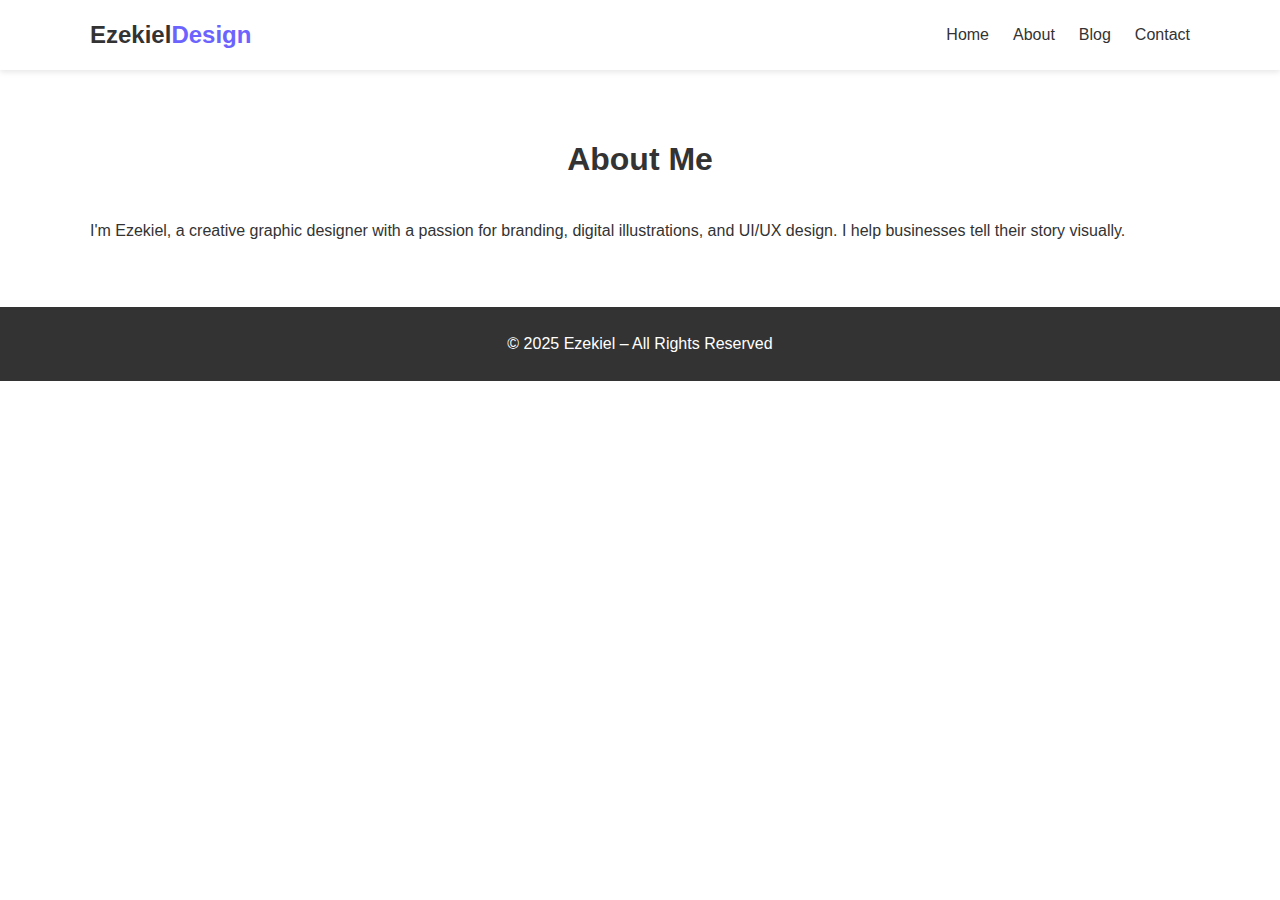
<file: blog/about.html>
<!DOCTYPE html>
<html lang="en">
<head>
  <meta charset="UTF-8" />
  <meta name="viewport" content="width=device-width, initial-scale=1.0" />
  <title>About | Ezekiel Design</title>
  <link rel="stylesheet" href="style.css" />
</head>
<body>
  <header class="navbar">
    <div class="container nav-content">
      <h1 class="logo">Ezekiel<span>Design</span></h1>
      <nav>
        <ul class="nav-links">
          <li><a href="index.html">Home</a></li>
          <li><a href="about.html" class="active">About</a></li>
          <li><a href="blog.html">Blog</a></li>
          <li><a href="contact.html">Contact</a></li>
        </ul>
      </nav>
    </div>
  </header>

  <section class="about container">
    <h2>About Me</h2>
    <p>
      I'm Ezekiel, a creative graphic designer with a passion for branding,
      digital illustrations, and UI/UX design. I help businesses tell their
      story visually.
    </p>
  </section>

  <footer class="footer">
    <p>© 2025 Ezekiel – All Rights Reserved</p>
  </footer>
</body>
</html>
</file>
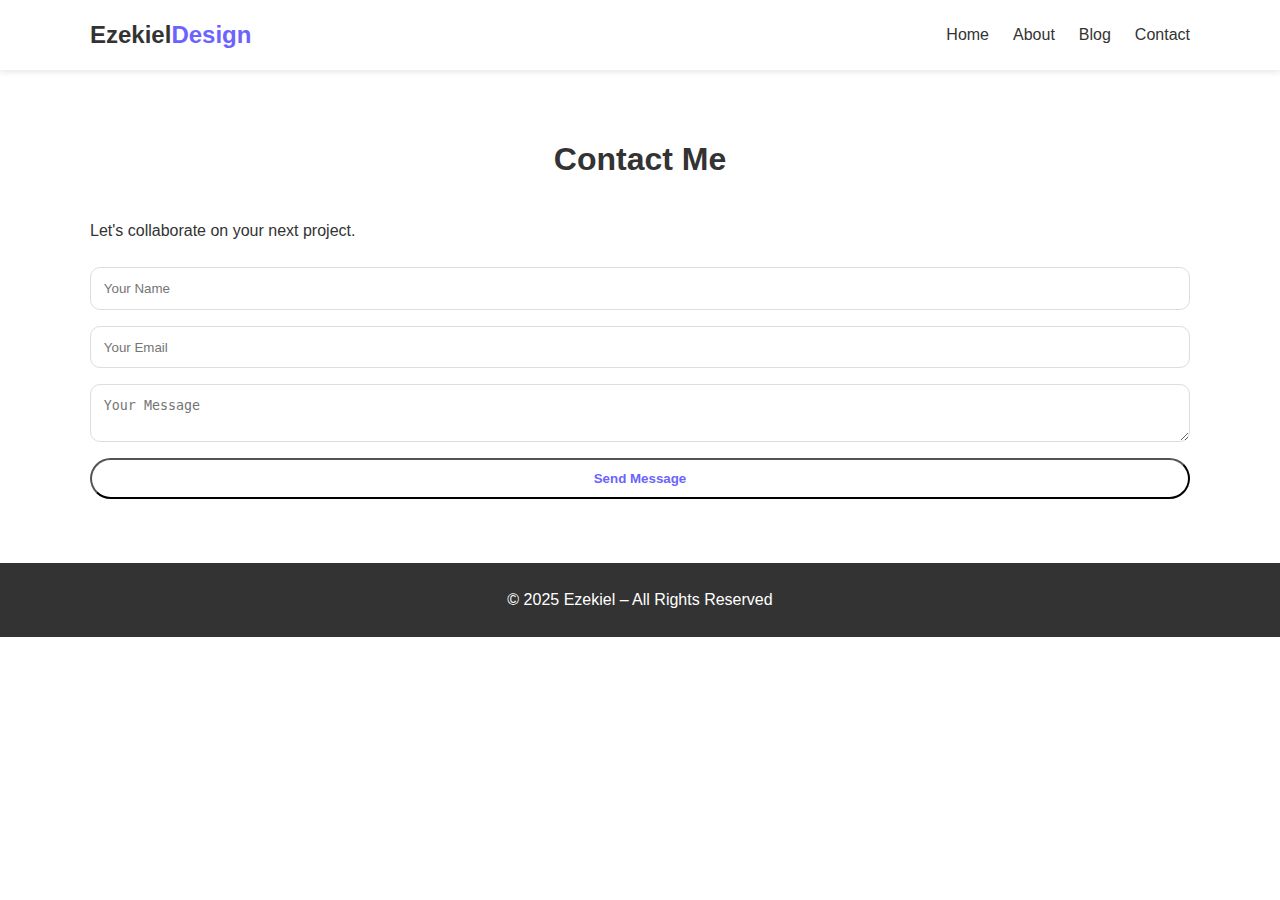
<file: blog/contact.html>
<!DOCTYPE html>
<html lang="en">
<head>
  <meta charset="UTF-8" />
  <meta name="viewport" content="width=device-width, initial-scale=1.0" />
  <title>Contact | Ezekiel Design</title>
  <link rel="stylesheet" href="style.css" />
</head>
<body>
  <header class="navbar">
    <div class="container nav-content">
      <h1 class="logo">Ezekiel<span>Design</span></h1>
      <nav>
        <ul class="nav-links">
          <li><a href="index.html">Home</a></li>
          <li><a href="about.html">About</a></li>
          <li><a href="blog.html">Blog</a></li>
          <li><a href="contact.html" class="active">Contact</a></li>
        </ul>
      </nav>
    </div>
  </header>

  <section class="contact container">
    <h2>Contact Me</h2>
    <p>Let's collaborate on your next project.</p>
    <form action="send.php" method="POST">
  <input type="text" name="name" placeholder="Your Name" required>
  <input type="email" name="email" placeholder="Your Email" required>
  <textarea name="message" placeholder="Your Message" required></textarea>
  <button type="submit" class="btn">Send Message</button>
</form>
  </section>

  <footer class="footer">
    <p>© 2025 Ezekiel – All Rights Reserved</p>
  </footer>
</body>
</html>
</file>
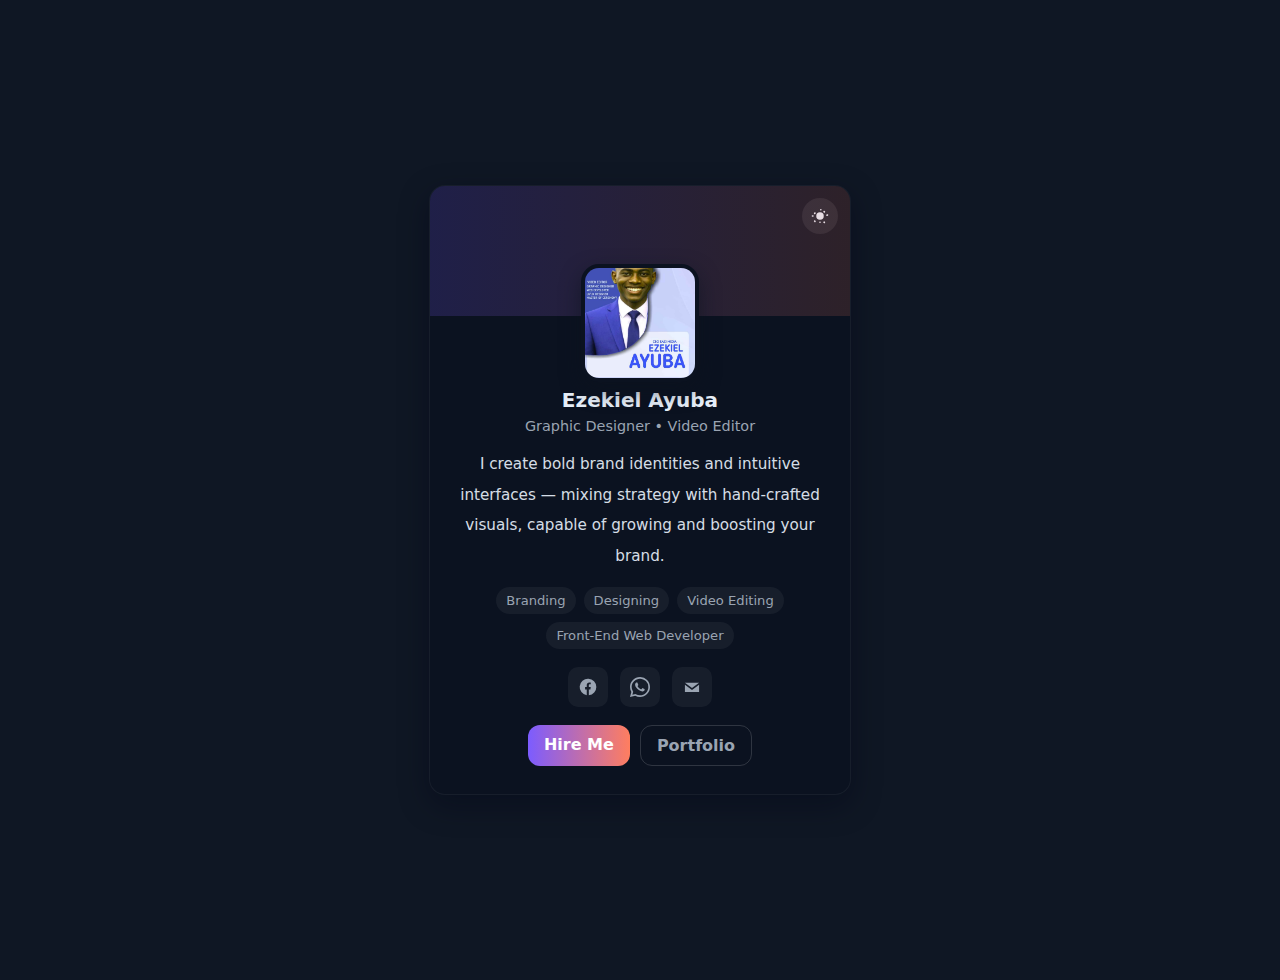
<file: blog/profile card.html>
<!DOCTYPE html>
<html lang="en">
<head>
<meta charset="utf-8" />
<meta name="viewport" content="width=device-width,initial-scale=1" />
<title>Profile Card with Theme Toggle</title>
<style>
  :root {
    --bg: #0f1724;
    --card: #0b1220;
    --muted: #9aa4b2;
    --accent: #7c5cff;
    --radius: 16px;
    --text: #e6eef8;
  }
  [data-theme="light"] {
    --bg: #f6f9fc;
    --card: #ffffff;
    --muted: #556277;
    --accent: #7c5cff;
    --text: #1c1e21;
  }

  body {
    background: var(--bg);
    font-family: Inter, system-ui, sans-serif;
    display: flex;
    min-height: 100vh;
    align-items: center;
    justify-content: center;
    padding: 2rem;
    color: var(--text);
    transition: background 0.3s ease, color 0.3s ease;
  }

  .profile-card {
    width: min(420px, 96%);
    background: var(--card);
    border-radius: var(--radius);
    box-shadow: 0 10px 30px rgba(2, 6, 23, 0.4);
    overflow: hidden;
    transition: transform 0.28s ease, box-shadow 0.28s ease, background 0.3s ease;
    border: 1px solid rgba(255,255,255,0.05);
    position: relative;
  }

  .profile-card:hover {
    transform: translateY(-6px);
    box-shadow: 0 20px 40px rgba(0,0,0,0.25);
  }

  .cover {
    height: 130px;
    background: linear-gradient(90deg, rgba(124,92,255,0.18), rgba(255,126,95,0.14));
    position: relative;
  }

  .avatar {
    width: 110px;
    height: 110px;
    border-radius: 18px;
    border: 4px solid var(--card);
    position: absolute;
    left: 50%;
    transform: translate(-50%, 30px);
    top: 48px;
    overflow: hidden;
    box-shadow: 0 8px 20px rgba(12,18,30,0.6);
    background: var(--card);
  }

  .avatar img {
    width: 100%;
    height: 100%;
    object-fit: cover;
    display: block;
  }

  .card-body {
    padding: 72px 28px 28px;
    text-align: center;
  }

  .name {
    font-weight: 700;
    font-size: 1.25rem;
    margin-bottom: 6px;
  }

  .role {
    font-size: 0.9rem;
    color: var(--muted);
    margin-bottom: 14px;
  }

  .bio {
    font-size: 0.95rem;
    opacity: 0.92;
    line-height: 2.00;
    margin-bottom: 16px;
  }

  .tags {
    display: flex;
    flex-wrap: wrap;
    gap: 8px;
    justify-content: center;
    margin-bottom: 18px;
  }

  .tag {
    background: rgba(255,255,255,0.05);
    color: var(--muted);
    padding: 6px 10px;
    border-radius: 999px;
    font-size: 0.82rem;
  }

  .socials {
    display: flex;
    gap: 12px;
    justify-content: center;
    margin-bottom: 18px;
  }

  .socials a {
    width: 40px;
    height: 40px;
    display: inline-grid;
    place-items: center;
    border-radius: 10px;
    background: rgba(255,255,255,0.05);
    color: var(--muted);
    text-decoration: none;
    transition: transform 0.18s ease, color 0.18s ease, background 0.18s ease;
  }
  .socials a:hover {
    transform: translateY(-4px);
    color: #fff;
    background: linear-gradient(90deg,var(--accent), #ff7e5f);
  }
  .socials svg {
    width: 20px;
    height: 20px;
    fill: currentColor;
  }

  .cta {
    display: flex;
    gap: 10px;
    justify-content: center;
  }

  .btn {
    padding: 10px 16px;
    border-radius: 12px;
    background: linear-gradient(90deg,var(--accent), #ff7e5f);
    color: white;
    text-decoration: none;
    font-weight: 600;
    transition: transform .18s ease, opacity .18s ease;
  }
  .btn.secondary {
    background: transparent;
    color: var(--muted);
    border: 1px solid rgba(255,255,255,0.15);
  }
  .btn:hover { transform: translateY(-3px); opacity: 0.95; }
  .btn.secondary:hover { color: var(--text); }

  /* Theme toggle button */
  .theme-toggle {
    position: absolute;
    top: 12px;
    right: 12px;
    background: rgba(255,255,255,0.08);
    border: none;
    border-radius: 50%;
    width: 36px;
    height: 36px;
    cursor: pointer;
    color: var(--text);
    display: grid;
    place-items: center;
    transition: background 0.3s ease;
  }
  .theme-toggle:hover {
    background: rgba(255,255,255,0.2);
  }
  .theme-toggle svg {
    width: 20px;
    height: 20px;
    fill: currentColor;
  }
</style>
</head>
<body>

<article class="profile-card" aria-label="Profile card">
  <button class="theme-toggle" id="toggleTheme" aria-label="Toggle dark/light mode">
    <!-- Sun Icon (light mode) -->
    <svg id="sun" xmlns="http://www.w3.org/2000/svg" viewBox="0 0 24 24"><path d="M12 4.5a1 1 0 0 1 1-1h.01a1 1 0 0 1 0 2H13a1 1 0 0 1-1-1zm0 14a1 1 0 0 1 1 1v.01a1 1 0 0 1-2 0V19.5a1 1 0 0 1 1-1zm9.5-7.5a1 1 0 0 1-1 1H20.5a1 1 0 0 1 0-2H21a1 1 0 0 1 1 1zM4.5 12a1 1 0 0 1-1 1H3a1 1 0 0 1 0-2h.5a1 1 0 0 1 1 1zm13.44 7.06a1 1 0 0 1 0 1.41l-.01.01a1 1 0 0 1-1.41 0l-.35-.35a1 1 0 0 1 1.41-1.41zm-11.3-11.3a1 1 0 0 1 0 1.41l-.35.35a1 1 0 0 1-1.41-1.41l.35-.35a1 1 0 0 1 1.41 0zm11.3 0a1 1 0 0 1-1.41 0l-.35-.35a1 1 0 0 1 1.41-1.41l.35.35a1 1 0 0 1 0 1.41zm-11.3 11.3a1 1 0 0 1-1.41 0l-.35-.35a1 1 0 0 1 1.41-1.41l.35.35a1 1 0 0 1 0 1.41zM12 7.5a4.5 4.5 0 1 1 0 9 4.5 4.5 0 0 1 0-9z"/></svg>
  </button>

  <div class="cover"></div>
  <div class="avatar">
    <img src="profile picture.jpg" alt="Profile photo">
  </div>

  <div class="card-body">
    <div class="name">Ezekiel Ayuba</div>
    <div class="role">Graphic Designer • Video Editor</div>
    <p class="bio">I create bold brand identities and intuitive interfaces — mixing strategy with hand-crafted visuals, capable of growing and boosting your brand.</p>

    <div class="tags">
      <span class="tag">Branding</span>
      <span class="tag">Designing</span>
      <span class="tag">Video Editing</span>
       <span class="tag">Front-End Web Developer</span>
    </div>

    <div class="socials">
      <a href="https://www.facebook.com/profile.php?id=100067493444339" aria-label="Facebook">
<svg xmlns="http://www.w3.org/2000/svg" viewBox="0 0 24 24">
  <path fill="currentColor" d="M22 12a10 10 0 1 0-11.5 9.9v-7h-2v-3h2v-2.3c0-2 1.2-3.1 3-3.1.9 0 1.8.1 1.8.1v2h-1c-1 0-1.3.6-1.3 1.2V12h2.3l-.4 3h-1.9v7A10 10 0 0 0 22 12z"/>
</svg>
    </a>    
      <a href="https://wa.me/message/H3JDL2ALGII2A1" aria-label="WhatsApp">
<svg xmlns="http://www.w3.org/2000/svg" viewBox="0 0 24 24">
  <path fill="currentColor" d="M20.52 3.48A11.82 11.82 0 0 0 12 0C5.37 0 0 5.37 0 12c0 2.1.55 4.13 1.6 5.92L0 24l6.25-1.64A11.94 11.94 0 0 0 12 24c6.63 0 12-5.37 12-12 0-3.19-1.24-6.19-3.48-8.52zM12 22a9.94 9.94 0 0 1-5.07-1.38l-.36-.21-3.71.97.99-3.62-.23-.37A9.95 9.95 0 0 1 2 12c0-5.52 4.48-10 10-10 2.67 0 5.18 1.04 7.07 2.93A9.93 9.93 0 0 1 22 12c0 5.52-4.48 10-10 10zm5.23-7.7c-.28-.14-1.67-.82-1.93-.91-.26-.1-.45-.14-.64.14-.19.28-.73.91-.9 1.1-.17.19-.33.21-.61.07a8.07 8.07 0 0 1-2.37-1.46 8.85 8.85 0 0 1-1.64-2.03c-.17-.28 0-.43.13-.57.13-.13.28-.33.42-.49.14-.16.19-.28.28-.47.09-.19.05-.36-.02-.5-.07-.14-.64-1.54-.88-2.11-.23-.55-.47-.47-.64-.48h-.55c-.19 0-.5.07-.76.36s-1 1-1 2.42c0 1.42 1.02 2.8 1.16 2.99.14.19 2 3.04 4.85 4.27.68.29 1.2.46 1.61.59.67.21 1.28.18 1.76.11.54-.08 1.67-.68 1.91-1.34.24-.66.24-1.22.17-1.34-.07-.12-.26-.19-.54-.33z"/>
</svg>
    </a>
      <a href="mailto:ayubaezekiel82@gmail.com" aria-label="Email">
        <svg xmlns="http://www.w3.org/2000/svg" viewBox="0 0 24 24"><path d="M12 13.1 3.5 7h17L12 13.1m0 2.4 8.5-6.1V18h-17v-8.6l8.5 6.1z"/></svg>
      </a>
    </div>

    <div class="cta">
      <a class="btn" href="mailto:ayubaezekiel82@gmail.com">Hire Me</a>
      <a class="btn secondary" href="portfolio.html">Portfolio</a>
    </div>
  </div>
</article>

<script>
  const toggle = document.getElementById("toggleTheme");
  toggle.addEventListener("click", () => {
    const current = document.body.getAttribute("data-theme");
    if (current === "light") {
      document.body.removeAttribute("data-theme");
    } else {
      document.body.setAttribute("data-theme", "light");
    }
  });
</script>

</body>
</html>
</file>
<file: blog/style.css>
/* Reset */
* {
  margin: 0;
  padding: 0;
  box-sizing: border-box;
}

body {
  font-family: "Poppins", sans-serif;
  line-height: 1.6;
  color: #333;
}

.container {
  width: 90%;
  max-width: 1100px;
  margin: auto;
}

/* Navbar */
.navbar {
  background: white;
  box-shadow: 0 2px 6px rgba(0,0,0,0.1);
  position: sticky;
  top: 0;
  z-index: 1000;
}

.nav-content {
  display: flex;
  justify-content: space-between;
  align-items: center;
  padding: 1rem 0;
}

.logo {
  font-size: 1.5rem;
  font-weight: bold;
}
.logo span {
  color: #6c63ff;
}

.nav-links {
  display: flex;
  list-style: none;
  gap: 1.5rem;
}

.nav-links a {
  text-decoration: none;
  color: #333;
  transition: 0.3s;
}
.nav-links a:hover {
  color: #6c63ff;
}

/* Hero */
.hero {
  background: linear-gradient(135deg, #6c63ff, #a855f7);
  color: white;
  text-align: center;
  padding: 6rem 1rem;
}

.hero h2 {
  font-size: 2.5rem;
}
.hero h2 span {
  color: #ffd700;
}
.hero p {
  margin: 1rem 0;
}
.btn {
  display: inline-block;
  background: white;
  color: #6c63ff;
  padding: 0.7rem 1.5rem;
  border-radius: 25px;
  font-weight: bold;
  transition: 0.3s;
  text-decoration: none;
}
.btn:hover {
  background: #f0f0f0;
}

/* Sections */
section {
  padding: 4rem 0;
}
section h2 {
  text-align: center;
  margin-bottom: 2rem;
  font-size: 2rem;
}

/* Grid + Cards */
.grid {
  display: grid;
  gap: 2rem;
}
@media(min-width: 768px) {
  .grid {
    grid-template-columns: repeat(3, 1fr);
  }
}
.card {
  background: white;
  padding: 1.5rem;
  border-radius: 15px;
  box-shadow: 0 4px 10px rgba(0,0,0,0.1);
  transition: transform 0.3s;
}
.card:hover {
  transform: translateY(-5px);
}
.card img {
  width: 100%;
  border-radius: 10px;
  margin-bottom: 1rem;
}

/* Contact */
.contact form {
  display: grid;
  gap: 1rem;
  margin-top: 1.5rem;
}
.contact input,
.contact textarea {
  padding: 0.8rem;
  border: 1px solid #ddd;
  border-radius: 10px;
}
.contact button {
  cursor: pointer;
}

/* Footer */
.footer {
  text-align: center;
  padding: 1.5rem;
  background: #333;
  color: white;
}
 .cta {
    display: flex;
    gap: 70px;
    justify-content: center;
  }
</file>
